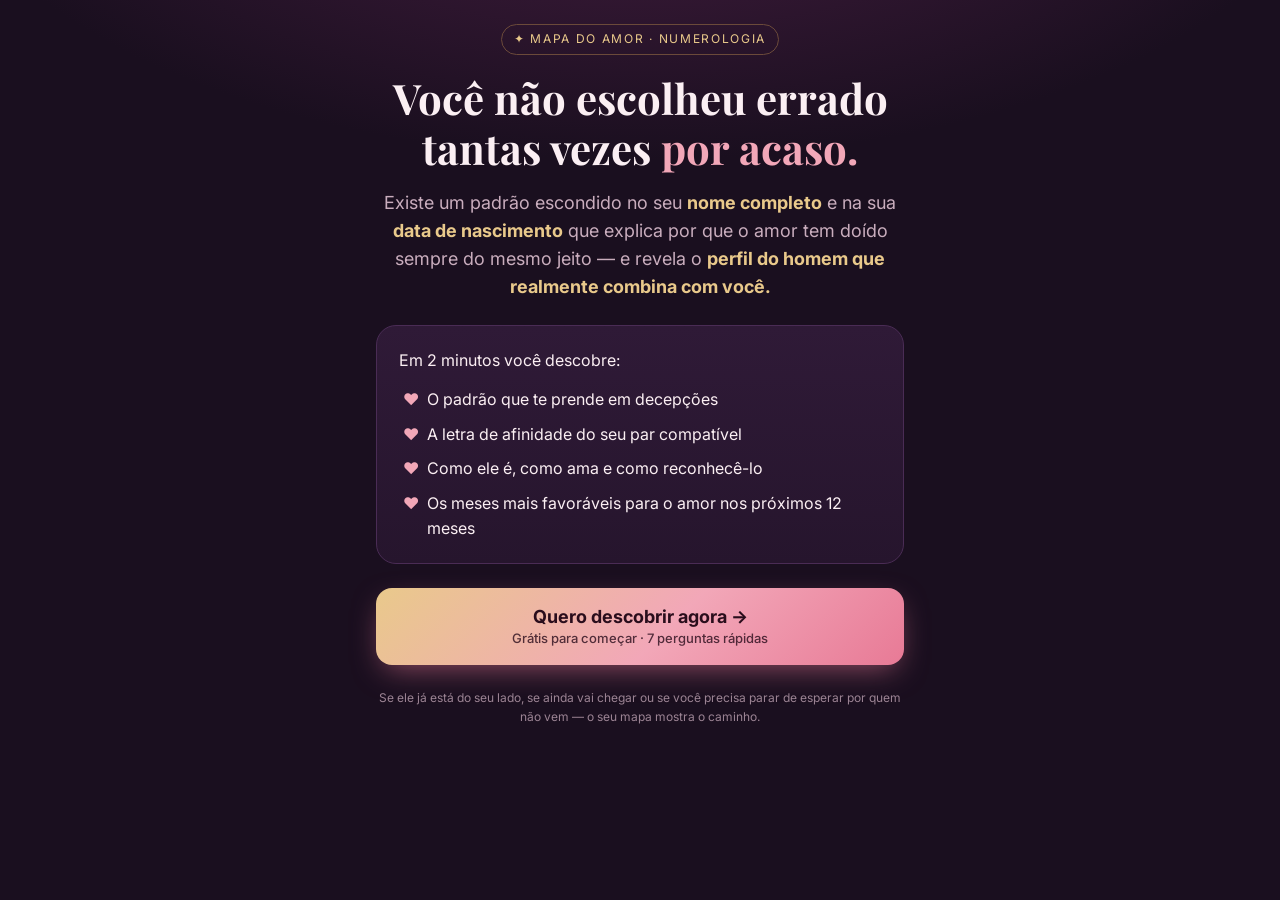
<file: index.html>
<!doctype html>
<html lang="pt-BR">
<head>
<meta charset="utf-8">
<meta name="viewport" content="width=device-width,initial-scale=1">
<title>Mapa do Amor — Descubra o perfil do amor da sua vida</title>
<meta name="description" content="Seu nome e sua data de nascimento revelam por que o amor tem doído do mesmo jeito — e o perfil do homem que realmente combina com você.">
<link rel="preconnect" href="https://fonts.googleapis.com"><link rel="preconnect" href="https://fonts.gstatic.com" crossorigin>
<link href="https://fonts.googleapis.com/css2?family=Inter:wght@400;500;600;700&family=Playfair+Display:wght@600;700&display=swap" rel="stylesheet">
<link rel="stylesheet" href="styles.css">
</head>
<body>
<main class="wrap">

<!-- 0. ENTRADA -->
<section class="step on center" id="s-inicio">
  <span class="kicker">✦ Mapa do Amor · Numerologia</span>
  <h1>Você não escolheu errado tantas vezes <em>por acaso.</em></h1>
  <p class="mt16" style="font-size:18px">Existe um padrão escondido no seu <b class="gold">nome completo</b> e na sua <b class="gold">data de nascimento</b> que explica por que o amor tem doído sempre do mesmo jeito — e revela o <b class="gold">perfil do homem que realmente combina com você.</b></p>
  <div class="card mt24" style="text-align:left">
    <p style="color:var(--ink)">Em 2 minutos você descobre:</p>
    <ul class="list">
      <li>O padrão que te prende em decepções</li>
      <li>A letra de afinidade do seu par compatível</li>
      <li>Como ele é, como ama e como reconhecê-lo</li>
      <li>Os meses mais favoráveis para o amor nos próximos 12 meses</li>
    </ul>
  </div>
  <button class="btn pulse mt24" data-go="next">Quero descobrir agora →<small>Grátis para começar · 7 perguntas rápidas</small></button>
  <p class="fine">Se ele já está do seu lado, se ainda vai chegar ou se você precisa parar de esperar por quem não vem — o seu mapa mostra o caminho.</p>
</section>

<!-- 1..7. PERGUNTAS (geradas) -->
<div id="perguntas"></div>

<!-- 8. DADOS -->
<section class="step" id="s-dados">
  <div class="progress"><i style="width:90%"></i></div>
  <span class="kicker">Última etapa</span>
  <h2>Agora, o que torna o seu mapa <em>único</em></h2>
  <p class="mt8">A numerologia usa cada letra do seu nome de registro e a sua data de nascimento. Digite exatamente como está no seu documento.</p>
  <form id="f-dados" novalidate>
    <label for="nome">Nome completo de nascimento</label>
    <input id="nome" autocomplete="name" placeholder="Ex.: Maria Fernanda Souza Lima" required>
    <label for="nasc">Data de nascimento</label>
    <input id="nasc" type="date" required min="1930-01-01" max="2010-12-31">
    <label for="email">Seu melhor e-mail</label>
    <input id="email" type="email" autocomplete="email" placeholder="voce@email.com" required>
    <div class="err" id="err-dados"></div>
    <button class="btn mt16" type="submit">Calcular meu Mapa do Amor →</button>
  </form>
  <p class="fine">🔒 Seus dados são usados só para gerar e enviar o seu mapa. Nada de spam.</p>
</section>

<!-- 9. CALCULANDO -->
<section class="step center" id="s-calc">
  <div class="loader"></div>
  <h2 id="calc-tit">Lendo seu nome…</h2>
  <p class="loadmsg mt8" id="calc-msg"></p>
</section>

<!-- 10. PRÉVIA + OFERTA -->
<section class="step" id="s-previa">
  <div class="center">
    <span class="kicker">✦ Seu mapa está pronto</span>
    <h2><span id="pv-nome"></span>, isso explica <em>muita coisa.</em></h2>
  </div>

  <div class="card mt24">
    <p class="tag">Seu padrão amoroso</p>
    <h3 class="mt8" id="pv-padrao"></h3>
    <p class="mt8" id="pv-padrao-txt"></p>
  </div>

  <div class="card mt16 center">
    <p class="tag">A letra de afinidade do seu par</p>
    <div class="big-letter mt16" id="pv-letra"></div>
    <p class="mt8">Nomes iniciados com esta letra vibram no mesmo número do seu coração: <b class="gold" id="pv-num"></b>.</p>
  </div>

  <div class="card mt16">
    <p class="tag">O homem que combina com você</p>
    <h3 class="mt8" id="pv-perfil"></h3>
    <p class="mt8" id="pv-ess"></p>
    <div class="locked mt16">
      <div class="blur" id="pv-bloq"></div>
      <div class="veil">🔒 Conteúdo exclusivo do Mapa Completo</div>
    </div>
  </div>

  <div class="card mt16">
    <div class="row" style="align-items:center">
      <div class="locked" style="max-width:140px"><div class="blur" id="pv-retrato"></div><div class="veil" style="font-size:13px">🔒 Retrato</div></div>
      <div>
        <p style="color:var(--ink)"><b>No Mapa Completo você vê:</b></p>
        <p class="mt8" style="font-size:14px">o retrato ilustrativo do perfil dele, como ele ama, onde ele costuma surgir e <b class="gold">em quais meses</b> a energia do amor está mais forte para você.</p>
      </div>
    </div>
  </div>

  <!-- OFERTA -->
  <div class="card mt24 center" style="border-color:#8a5a6e" id="oferta">
    <h2>Pare de adivinhar. <em>Saiba.</em></h2>
    <p class="mt8">Você já perdeu meses — talvez anos — com quem não era pra você. Por menos que um café, você descobre quem é.</p>
    <ul class="list" style="text-align:left">
      <li><b>Retrato ilustrativo</b> do seu par compatível</li>
      <li><b>Descrição completa</b>: personalidade, jeito, como ele ama</li>
      <li><b>Como reconhecer</b> quando ele aparecer (e onde costuma surgir)</li>
      <li><b>Seus meses favoráveis</b> para o amor nos próximos 12 meses</li>
      <li>O <b>alerta</b> para não cair no mesmo padrão de novo</li>
      <li>Todas as <b>letras de afinidade</b> e o significado do seu número</li>
    </ul>
    <p class="mt24"><span class="tag">PREÇO DE LANÇAMENTO</span></p>
    <div class="price"><s>R$ <span class="preco-cheio"></span></s><b>R$ <span class="preco"></span></b></div>
    <p style="font-size:14px">pagamento único · acesso imediato · Pix ou cartão</p>
    <button class="btn pulse mt16" data-go="checkout">QUERO VER MEU MAPA COMPLETO →<small>Liberado na hora, direto no seu e-mail</small></button>
    <div class="trust"><span>🔒 Compra segura Kiwify</span><span>⚡ Acesso imediato</span><span>💌 Enviado por e-mail</span></div>
  </div>

  <div class="card mt16">
    <h3>Para quem é o Mapa do Amor</h3>
    <ul class="list">
      <li>Para quem já se decepcionou e não quer repetir a história</li>
      <li>Para quem está com alguém e quer saber se ele tem o perfil que combina</li>
      <li>Para quem cansou de esperar e quer entender o próprio coração</li>
    </ul>
  </div>

  <button class="btn mt24" data-go="checkout">Desbloquear meu mapa por R$ <span class="preco"></span></button>
  <p class="fine">O Mapa do Amor é um conteúdo de autoconhecimento baseado em numerologia, com fins de reflexão e entretenimento. Não é uma previsão garantida sobre pessoas ou acontecimentos.</p>
</section>

<!-- 11. CONFIRMAÇÃO ANTES DO PAGAMENTO -->
<section class="step" id="s-checkout">
  <div class="progress"><i style="width:97%"></i></div>
  <span class="kicker">Falta só 1 passo</span>
  <h2>Para onde enviamos o seu <em>Mapa Completo?</em></h2>
  <p class="mt8">Confirme seus dados para receber o acesso assim que o pagamento for aprovado.</p>
  <form id="f-check" novalidate>
    <label for="email2">Confirme seu e-mail</label>
    <input id="email2" type="email" autocomplete="email" required>
    <label for="tel">WhatsApp (com DDD)</label>
    <input id="tel" type="tel" autocomplete="tel" inputmode="tel" placeholder="(11) 91234-5678" required>
    <div class="err" id="err-check"></div>
    <div class="price mt16"><s>R$ <span class="preco-cheio"></span></s><b>R$ <span class="preco"></span></b></div>
    <button class="btn pulse mt16" type="submit">IR PARA O PAGAMENTO SEGURO →<small>Pix ou cartão · acesso imediato</small></button>
  </form>
  <div class="trust"><span>🔒 Ambiente seguro</span><span>💳 Kiwify</span></div>
  <p class="fine">Conteúdo de autoconhecimento e entretenimento baseado em numerologia.</p>
</section>

</main>
<script src="manifesto.js"></script>
<script src="app.js"></script>
<script>
const PERGUNTAS = [
 {q:'Como está o seu coração hoje?', o:[['Saindo de uma decepção recente','recente'],['Ainda dói algo que aconteceu há tempos','antiga'],['Cansada de tentar e me decepcionar','cansada'],['Pronta pra amar, mas com medo','medo']]},
 {q:'Quantas vezes você sentiu que deu muito mais do que recebeu?', o:[['Uma vez, e foi o suficiente','1'],['Algumas vezes','2'],['Quase sempre','3'],['Em todas as minhas relações','4']]},
 {q:'Os homens que se aproximam de você costumam ser…', k:'padrao', o:[['Fechados, difíceis de alcançar','indisponivel'],['Encantadores no começo… e depois somem','some'],['Ciumentos e controladores','controle'],['Acomodados — eu que carrego tudo','acomodado']]},
 {q:'O que mais te machucou no amor?', o:[['Traição','traicao'],['Ser abandonada','abandono'],['Desinteresse e frieza','frieza'],['Mentiras','mentira']]},
 {q:'Quando você gosta de alguém, você…', k:'entrega', o:[['Se entrega rápido e por inteiro','rapido'],['Testa antes de confiar','testa'],['Se anula pra relação dar certo','anula'],['Foge quando começa a se apegar','foge']]},
 {q:'Hoje, você está…', k:'status', o:[['Solteira','solteira'],['Conhecendo alguém','conhecendo'],['Num relacionamento, mas com dúvidas','duvida'],['Saindo de um término','termino']]},
 {q:'O que você mais quer sentir num amor?', k:'desejo', o:[['Segurança','seguranca'],['Ser prioridade de verdade','prioridade'],['Paz','paz'],['Paixão que não acaba','paixao']]}
];
const R = {};
const steps = [];
const box = document.getElementById('perguntas');
PERGUNTAS.forEach((p,i)=>{
  const s=document.createElement('section'); s.className='step'; s.id='s-q'+i;
  s.innerHTML=`<div class="progress"><i style="width:${Math.round((i+1)/(PERGUNTAS.length+1)*90)}%"></i></div>
   <span class="kicker">Pergunta ${i+1} de ${PERGUNTAS.length}</span><h2>${p.q}</h2>
   <div class="opts">${p.o.map(o=>`<button class="opt" data-v="${o[1]}">${o[0]}</button>`).join('')}</div>`;
  s.querySelectorAll('.opt').forEach(b=>b.onclick=()=>{
    s.querySelectorAll('.opt').forEach(x=>x.classList.remove('sel')); b.classList.add('sel');
    R[p.k||('q'+i)]=b.dataset.v; setTimeout(()=>go(cur+1),260);
  });
  box.appendChild(s);
});
['s-inicio',...PERGUNTAS.map((_,i)=>'s-q'+i),'s-dados','s-calc','s-previa','s-checkout'].forEach(id=>steps.push(document.getElementById(id)));
let cur=0;
function go(n){ steps[cur].classList.remove('on'); cur=n; steps[cur].classList.add('on'); window.scrollTo({top:0,behavior:'smooth'}); }
function goId(id){ go(steps.findIndex(s=>s.id===id)); }
document.querySelectorAll('[data-go="next"]').forEach(b=>b.onclick=()=>go(cur+1));
document.querySelectorAll('[data-go="checkout"]').forEach(b=>b.onclick=()=>{ document.getElementById('email2').value=''; goId('s-checkout'); });
document.querySelectorAll('.preco').forEach(e=>e.textContent=CONFIG.PRECO);
document.querySelectorAll('.preco-cheio').forEach(e=>e.textContent=CONFIG.PRECO_CHEIO);

const emailOk = e=>/^[^\s@]+@[^\s@]+\.[^\s@]{2,}$/.test(e);
let D=null, M=null;

document.getElementById('f-dados').onsubmit=e=>{
  e.preventDefault();
  const nome=document.getElementById('nome').value.trim().replace(/\s+/g,' ');
  const nasc=document.getElementById('nasc').value;
  const email=document.getElementById('email').value.trim().toLowerCase();
  const err=document.getElementById('err-dados');
  if(nome.split(' ').length<2) return err.textContent='Digite seu nome completo (nome e sobrenome).';
  if(!nasc) return err.textContent='Informe sua data de nascimento.';
  if(!emailOk(email)) return err.textContent='Confira o seu e-mail.';
  err.textContent='';
  D={nome,nasc,email,respostas:R}; M=MA.calcula(nome,nasc);
  MA.guarda('mapa-amor',D);
  MA.salvaLead({etapa:'quiz',nome,nascimento:nasc,email,padrao:R.padrao||''});
  calcular();
};

function calcular(){
  goId('s-calc');
  const pn=MA.primeiroNome(D.nome);
  const fases=[['Lendo seu nome…',`Convertendo as letras de ${pn} em números…`],
    ['Cruzando com sua data…','Calculando seu número de destino…'],
    ['Encontrando seu padrão…','Analisando suas respostas sobre as decepções…'],
    ['Revelando seu par compatível…','Quase pronto…']];
  let i=0; const t=document.getElementById('calc-tit'), m=document.getElementById('calc-msg');
  const tick=()=>{ if(i<fases.length){ t.textContent=fases[i][0]; m.textContent=fases[i][1]; i++; setTimeout(tick,1100);} else mostraPrevia(); };
  tick();
}

function mostraPrevia(){
  const P=M.perfil, pad=MA.PADROES[R.padrao]||MA.PADROES.some;
  document.getElementById('pv-nome').textContent=MA.primeiroNome(D.nome);
  document.getElementById('pv-padrao').textContent=pad.nome;
  document.getElementById('pv-padrao-txt').textContent=pad.txt;
  document.getElementById('pv-letra').textContent=M.letrasAfinidade[0];
  document.getElementById('pv-num').textContent=M.amor;
  document.getElementById('pv-perfil').textContent=P.titulo;
  document.getElementById('pv-ess').textContent=P.essencia.split('. ')[0]+'…';
  document.getElementById('pv-bloq').innerHTML='<p>'+P.ama+'</p><p class="mt8">'+P.reconhecer+'</p><p class="mt8">Seus meses favoráveis: ███████, ████████ e ██████.</p>';
  document.getElementById('pv-retrato').innerHTML=MA.imagemPerfil(D.nasc,M.amor);
  goId('s-previa');
}

document.getElementById('f-check').onsubmit=e=>{
  e.preventDefault();
  const e2=document.getElementById('email2').value.trim().toLowerCase();
  const tel=document.getElementById('tel').value.replace(/\D/g,'');
  const err=document.getElementById('err-check');
  if(e2!==D.email) return err.textContent='Os e-mails não conferem. Digite o mesmo e-mail da etapa anterior: '+D.email.replace(/(.{2}).*(@.*)/,'$1•••$2');
  if(tel.length<10||tel.length>11) return err.textContent='Digite seu WhatsApp com DDD.';
  err.textContent='';
  D.telefone=tel; MA.guarda('mapa-amor',D);
  MA.salvaLead({etapa:'checkout',nome:D.nome,nascimento:D.nasc,email:D.email,telefone:tel,padrao:R.padrao||''});
  if(!CONFIG.CHECKOUT_URL){ alert('Checkout ainda não configurado (CONFIG.CHECKOUT_URL em app.js). Abrindo o resultado para teste.'); location.href='resultado.html'; return; }
  setTimeout(()=>location.href=CONFIG.CHECKOUT_URL,400);
};
</script>
</body>
</html>
</file>
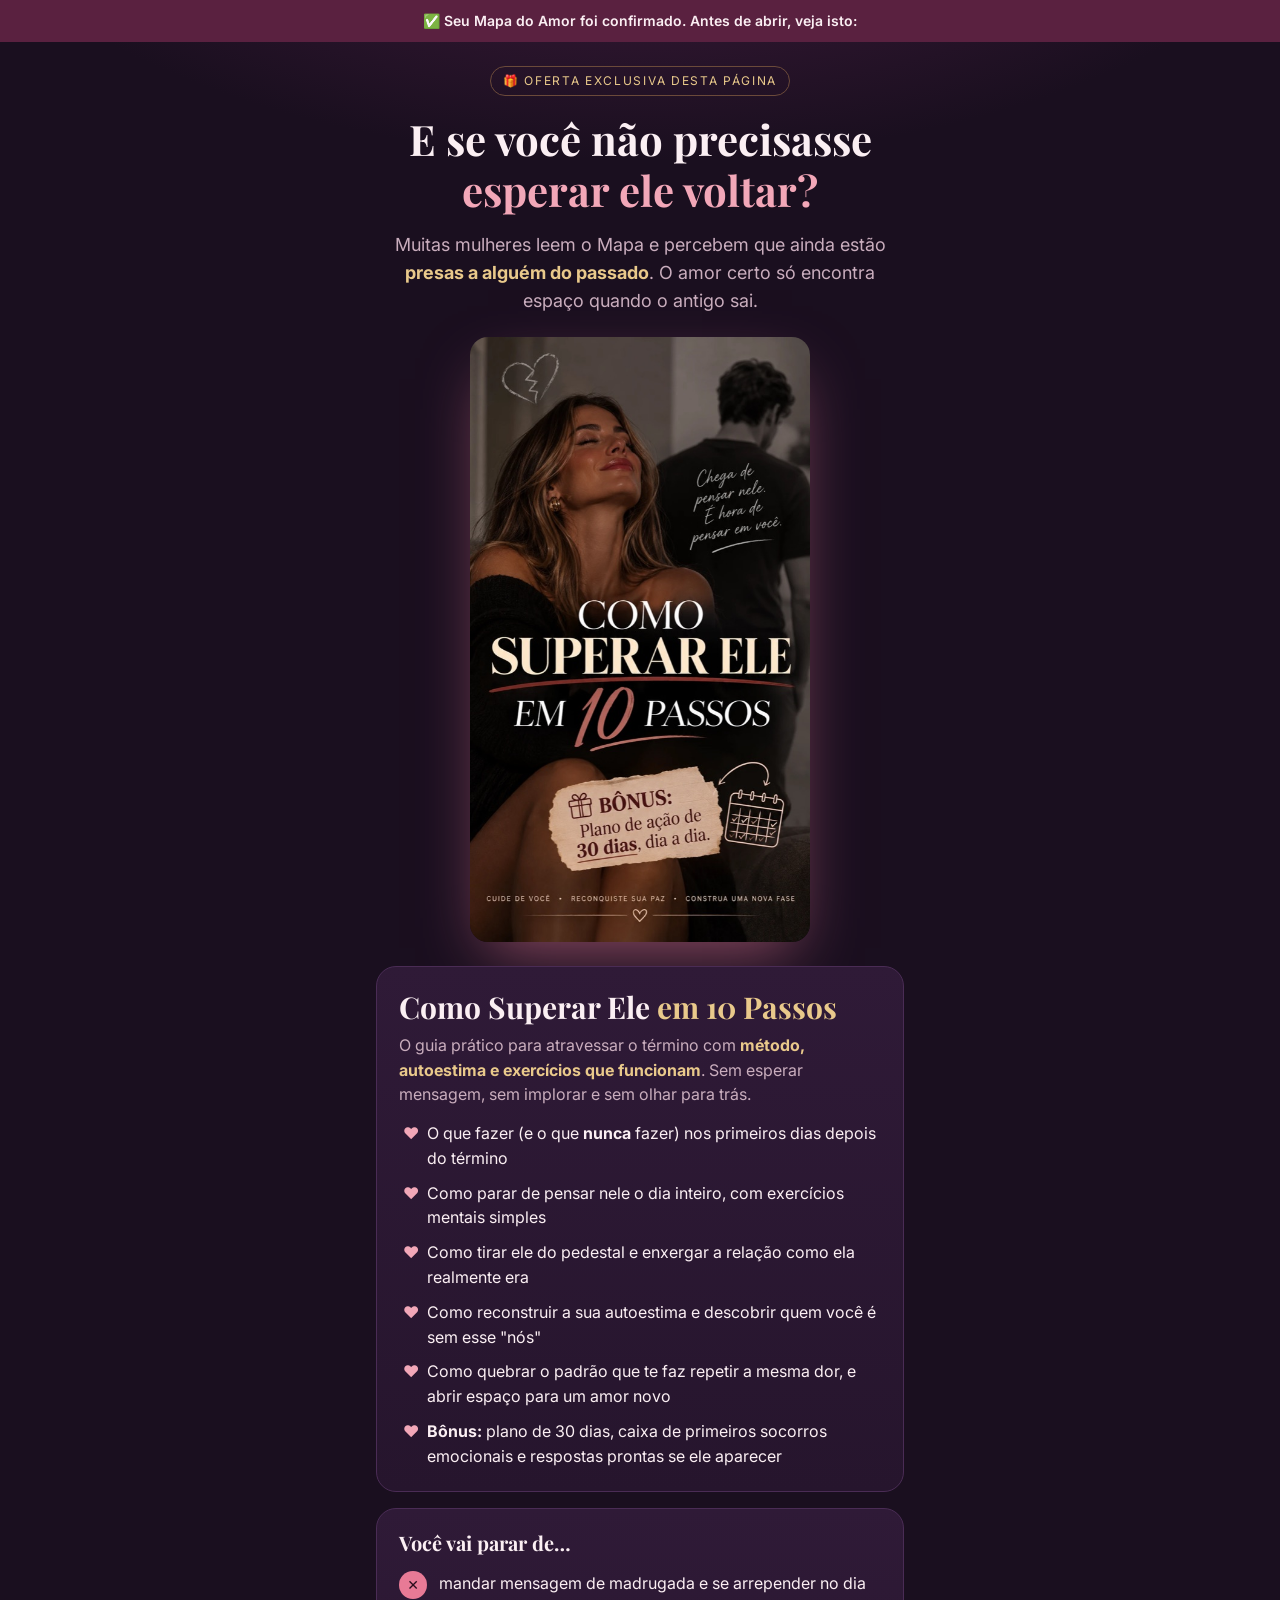
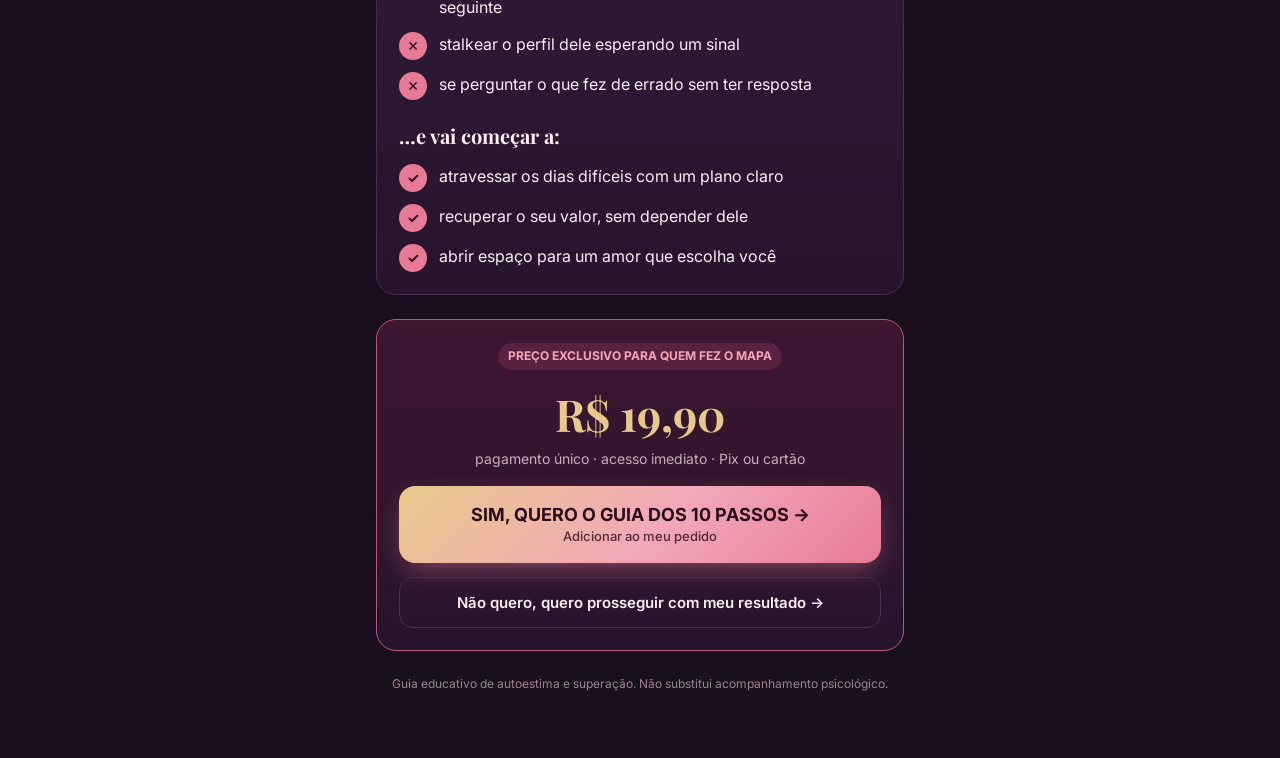
<file: ele-voltar.html>
<!doctype html>
<html lang="pt-BR">
<head>
<meta charset="utf-8">
<meta name="viewport" content="width=device-width,initial-scale=1">
<meta name="robots" content="noindex">
<title>Como Superar Ele em 10 Passos</title>
<meta name="description" content="O guia prático para atravessar o término, recuperar o seu valor e seguir em frente.">
<link rel="preconnect" href="https://fonts.googleapis.com"><link rel="preconnect" href="https://fonts.gstatic.com" crossorigin>
<link href="https://fonts.googleapis.com/css2?family=Inter:wght@400;500;600;700&family=Playfair+Display:wght@600;700&display=swap" rel="stylesheet">
<link rel="stylesheet" href="styles.css">
<style>
  .hero-img{display:block;width:100%;max-width:340px;margin:22px auto 0;border-radius:18px;box-shadow:0 24px 60px -18px rgba(232,122,150,.6)}
  .btn-nao{display:block;width:100%;margin-top:14px;padding:15px 18px;border:1px solid var(--line);border-radius:14px;background:transparent;color:var(--ink);font:600 15px/1.3 'Inter',sans-serif;text-align:center;text-decoration:none}
  .btn-nao:hover,.btn-nao:focus{border-color:var(--rose)}
  .decline{display:block;text-align:center;margin-top:16px;font-size:14px;color:var(--mute);text-decoration:underline}
  .bar{background:#5a2140;color:var(--ink);text-align:center;font-size:14px;font-weight:600;padding:10px 16px}
  .step-n{display:inline-flex;align-items:center;justify-content:center;width:28px;height:28px;border-radius:50%;background:var(--rose2);color:#2a0d1c;font-weight:700;font-size:14px;flex:none}
  .passos{display:grid;gap:12px;margin-top:16px}
  .passos div{display:flex;gap:12px;align-items:flex-start;color:var(--ink)}
</style>
</head>
<body>
<div class="bar">✅ Seu Mapa do Amor foi confirmado. Antes de abrir, veja isto:</div>
<main class="wrap">

  <div class="center">
    <span class="kicker">🎁 Oferta exclusiva desta página</span>
    <h1 id="tit">E se você não precisasse <em>esperar ele voltar?</em></h1>
    <p class="mt16" style="font-size:18px">Muitas mulheres leem o Mapa e percebem que ainda estão <b class="gold">presas a alguém do passado</b>. O amor certo só encontra espaço quando o antigo sai.</p>
    <img class="hero-img" src="capa-superar.jpg" alt="Capa do guia Como Superar Ele em 10 Passos">
  </div>

  <div class="card mt24">
    <h2>Como Superar Ele <span class="gold">em 10 Passos</span></h2>
    <p class="mt8">O guia prático para atravessar o término com <b class="gold">método, autoestima e exercícios que funcionam</b>. Sem esperar mensagem, sem implorar e sem olhar para trás.</p>
    <ul class="list">
      <li>O que fazer (e o que <b>nunca</b> fazer) nos primeiros dias depois do término</li>
      <li>Como parar de pensar nele o dia inteiro, com exercícios mentais simples</li>
      <li>Como tirar ele do pedestal e enxergar a relação como ela realmente era</li>
      <li>Como reconstruir a sua autoestima e descobrir quem você é sem esse "nós"</li>
      <li>Como quebrar o padrão que te faz repetir a mesma dor, e abrir espaço para um amor novo</li>
      <li><b>Bônus:</b> plano de 30 dias, caixa de primeiros socorros emocionais e respostas prontas se ele aparecer</li>
    </ul>
  </div>

  <div class="card mt16">
    <h3>Você vai parar de…</h3>
    <div class="passos">
      <div><span class="step-n">✕</span><span>mandar mensagem de madrugada e se arrepender no dia seguinte</span></div>
      <div><span class="step-n">✕</span><span>stalkear o perfil dele esperando um sinal</span></div>
      <div><span class="step-n">✕</span><span>se perguntar o que fez de errado sem ter resposta</span></div>
    </div>
    <h3 class="mt24">…e vai começar a:</h3>
    <div class="passos">
      <div><span class="step-n">✓</span><span>atravessar os dias difíceis com um plano claro</span></div>
      <div><span class="step-n">✓</span><span>recuperar o seu valor, sem depender dele</span></div>
      <div><span class="step-n">✓</span><span>abrir espaço para um amor que escolha você</span></div>
    </div>
  </div>

  <div class="card mt24 center" style="border-color:#c0577a;background:linear-gradient(180deg,#3d1630,#26152d)">
    <p><span class="tag">PREÇO EXCLUSIVO PARA QUEM FEZ O MAPA</span></p>
    <div class="price"><b>R$ <span id="preco"></span></b></div>
    <p style="font-size:14px">pagamento único · acesso imediato · Pix ou cartão</p>
    <a id="cta" class="btn pulse mt16" style="text-decoration:none" rel="noopener">SIM, QUERO O GUIA DOS 10 PASSOS →<small>Adicionar ao meu pedido</small></a>
    <a class="btn-nao" href="resultado.html">Não quero, quero prosseguir com meu resultado →</a>
  </div>

  <p class="fine">Guia educativo de autoestima e superação. Não substitui acompanhamento psicológico.</p>
</main>
<script src="app.js"></script>
<script>
  document.getElementById('preco').textContent = CONFIG.UPSELL_PRECO;
  document.getElementById('cta').href = CONFIG.CHECKOUT_UPSELL ||
    'https://wa.me/' + CONFIG.WHATSAPP + '?text=' + encodeURIComponent('Oi! Fiz o Mapa do Amor e quero o guia Como Superar Ele em 10 Passos.');
  if (!CONFIG.CHECKOUT_UPSELL) document.getElementById('cta').target = '_blank';
  const D = MA.le('mapa-amor');
  if (D && D.nome) {
    const pn = MA.primeiroNome(D.nome), st = (D.respostas || {}).status;
    document.getElementById('tit').innerHTML = ['termino','duvida'].includes(st)
      ? pn + ', e se você não precisasse <em>esperar ele voltar?</em>'
      : pn + ', e se você pudesse <em>soltar o passado de vez?</em>';
  }
</script>
</body>
</html>
</file>
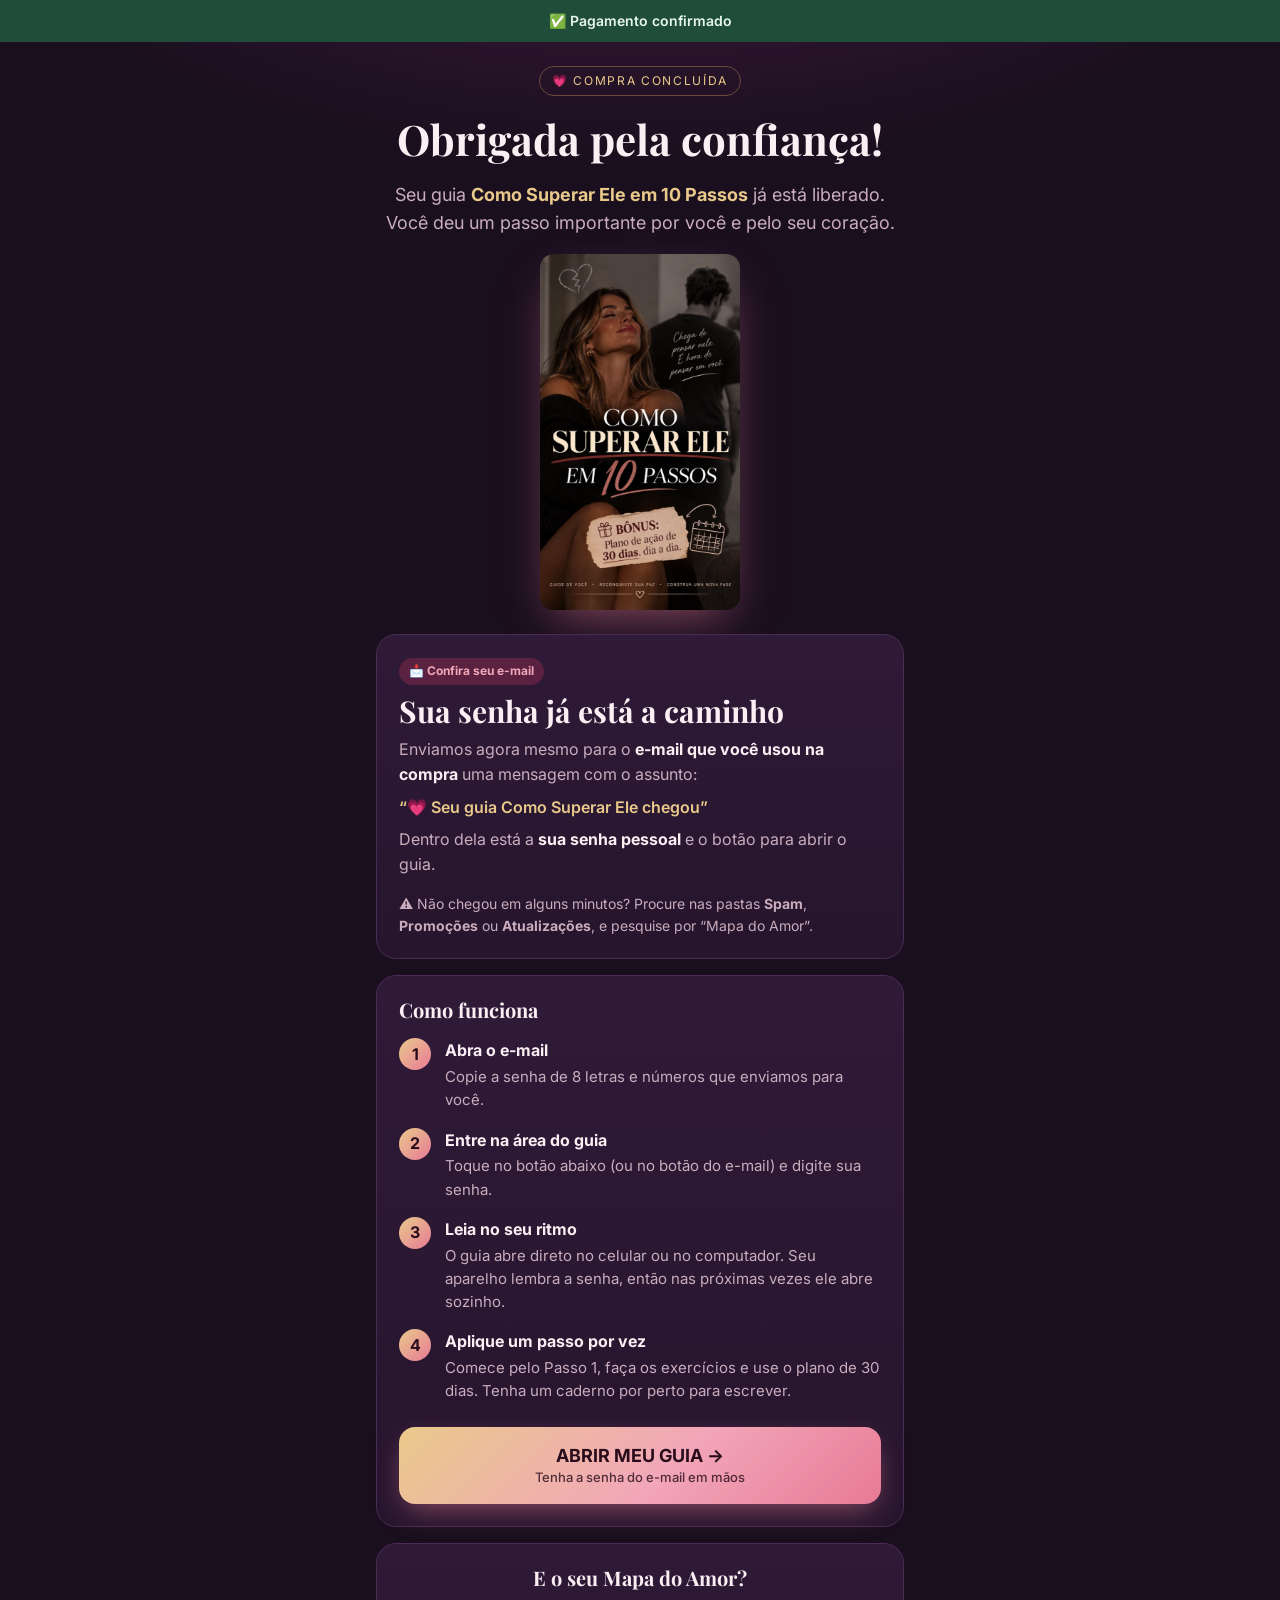
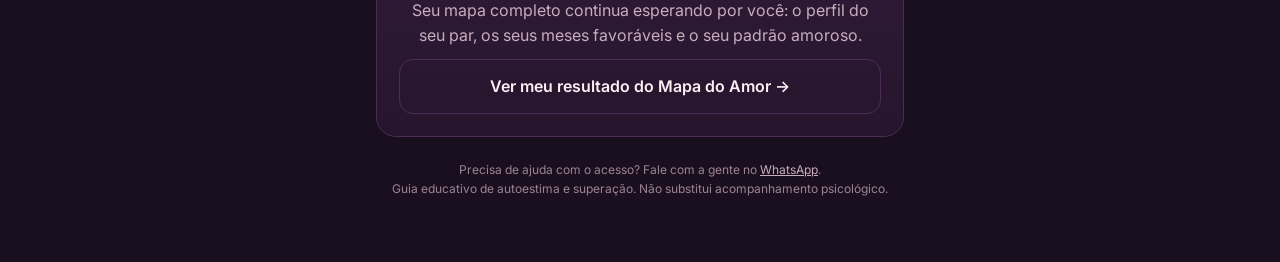
<file: obrigado-guia.html>
<!doctype html>
<html lang="pt-BR">
<head>
<meta charset="utf-8">
<meta name="viewport" content="width=device-width,initial-scale=1">
<meta name="robots" content="noindex">
<title>Obrigada pela compra · Como Superar Ele</title>
<link rel="preconnect" href="https://fonts.googleapis.com"><link rel="preconnect" href="https://fonts.gstatic.com" crossorigin>
<link href="https://fonts.googleapis.com/css2?family=Inter:wght@400;500;600;700&family=Playfair+Display:wght@600;700&display=swap" rel="stylesheet">
<link rel="stylesheet" href="styles.css">
<style>
  .passo{display:flex;gap:14px;align-items:flex-start}
  .passo + .passo{margin-top:16px}
  .num{flex:none;display:inline-flex;align-items:center;justify-content:center;width:32px;height:32px;border-radius:50%;
       background:linear-gradient(135deg,var(--gold),var(--rose2));color:#2a0d1c;font-weight:700}
  .passo b{color:var(--ink)}
  .passo p{margin-top:2px;font-size:15px}
  .btn2{display:block;width:100%;margin-top:12px;padding:16px 18px;border:1px solid var(--line);border-radius:14px;background:transparent;
        color:var(--ink);font:600 16px/1.3 'Inter',sans-serif;text-align:center;text-decoration:none}
  .btn2:hover,.btn2:focus{border-color:var(--rose)}
  .capa{display:block;width:100%;max-width:200px;margin:18px auto 0;border-radius:14px;box-shadow:0 18px 44px -16px rgba(232,122,150,.6)}
</style>
</head>
<body>
<div style="background:#1f4d3a;color:#e7f7ee;text-align:center;font-size:14px;font-weight:600;padding:10px 16px">✅ Pagamento confirmado</div>
<main class="wrap">

  <div class="center">
    <span class="kicker">💗 Compra concluída</span>
    <h1 id="tit">Obrigada pela confiança!</h1>
    <p class="mt16" style="font-size:18px">Seu guia <b class="gold">Como Superar Ele em 10 Passos</b> já está liberado. Você deu um passo importante por você e pelo seu coração.</p>
    <img class="capa" src="capa-superar.jpg" alt="Capa do guia Como Superar Ele em 10 Passos">
  </div>

  <div class="card mt24">
    <p class="tag">📩 Confira seu e-mail</p>
    <h2 class="mt8">Sua senha já está a caminho</h2>
    <p class="mt8">Enviamos agora mesmo para o <b style="color:var(--ink)">e-mail que você usou na compra</b> uma mensagem com o assunto:</p>
    <p class="mt8" style="color:var(--gold);font-weight:600">“💗 Seu guia Como Superar Ele chegou”</p>
    <p class="mt8">Dentro dela está a <b style="color:var(--ink)">sua senha pessoal</b> e o botão para abrir o guia.</p>
    <p class="mt16" style="font-size:14px">⚠️ Não chegou em alguns minutos? Procure nas pastas <b>Spam</b>, <b>Promoções</b> ou <b>Atualizações</b>, e pesquise por “Mapa do Amor”.</p>
  </div>

  <div class="card mt16">
    <h3>Como funciona</h3>
    <div class="mt16">
      <div class="passo"><span class="num">1</span><div><b>Abra o e-mail</b><p>Copie a senha de 8 letras e números que enviamos para você.</p></div></div>
      <div class="passo"><span class="num">2</span><div><b>Entre na área do guia</b><p>Toque no botão abaixo (ou no botão do e-mail) e digite sua senha.</p></div></div>
      <div class="passo"><span class="num">3</span><div><b>Leia no seu ritmo</b><p>O guia abre direto no celular ou no computador. Seu aparelho lembra a senha, então nas próximas vezes ele abre sozinho.</p></div></div>
      <div class="passo"><span class="num">4</span><div><b>Aplique um passo por vez</b><p>Comece pelo Passo 1, faça os exercícios e use o plano de 30 dias. Tenha um caderno por perto para escrever.</p></div></div>
    </div>
    <a class="btn pulse mt24" style="text-decoration:none;text-align:center" href="guia.html">ABRIR MEU GUIA →<small>Tenha a senha do e-mail em mãos</small></a>
  </div>

  <div class="card mt16 center">
    <h3>E o seu Mapa do Amor?</h3>
    <p class="mt8">Seu mapa completo continua esperando por você: o perfil do seu par, os seus meses favoráveis e o seu padrão amoroso.</p>
    <a class="btn2" href="resultado.html">Ver meu resultado do Mapa do Amor →</a>
  </div>

  <p class="fine">Precisa de ajuda com o acesso? Fale com a gente no <a id="wpp" target="_blank" rel="noopener">WhatsApp</a>.<br>Guia educativo de autoestima e superação. Não substitui acompanhamento psicológico.</p>
</main>
<script>
  document.getElementById('wpp').href = 'https://wa.me/5531995618248?text=' + encodeURIComponent('Oi! Comprei o guia Como Superar Ele e preciso de ajuda com o acesso.');
  try {
    const d = JSON.parse(localStorage.getItem('mapa-amor') || 'null');
    if (d && d.nome) {
      const p = d.nome.trim().split(/\s+/)[0];
      document.getElementById('tit').textContent = 'Obrigada pela confiança, ' + p.charAt(0).toUpperCase() + p.slice(1).toLowerCase() + '!';
    }
  } catch (e) {}
</script>
</body>
</html>
</file>
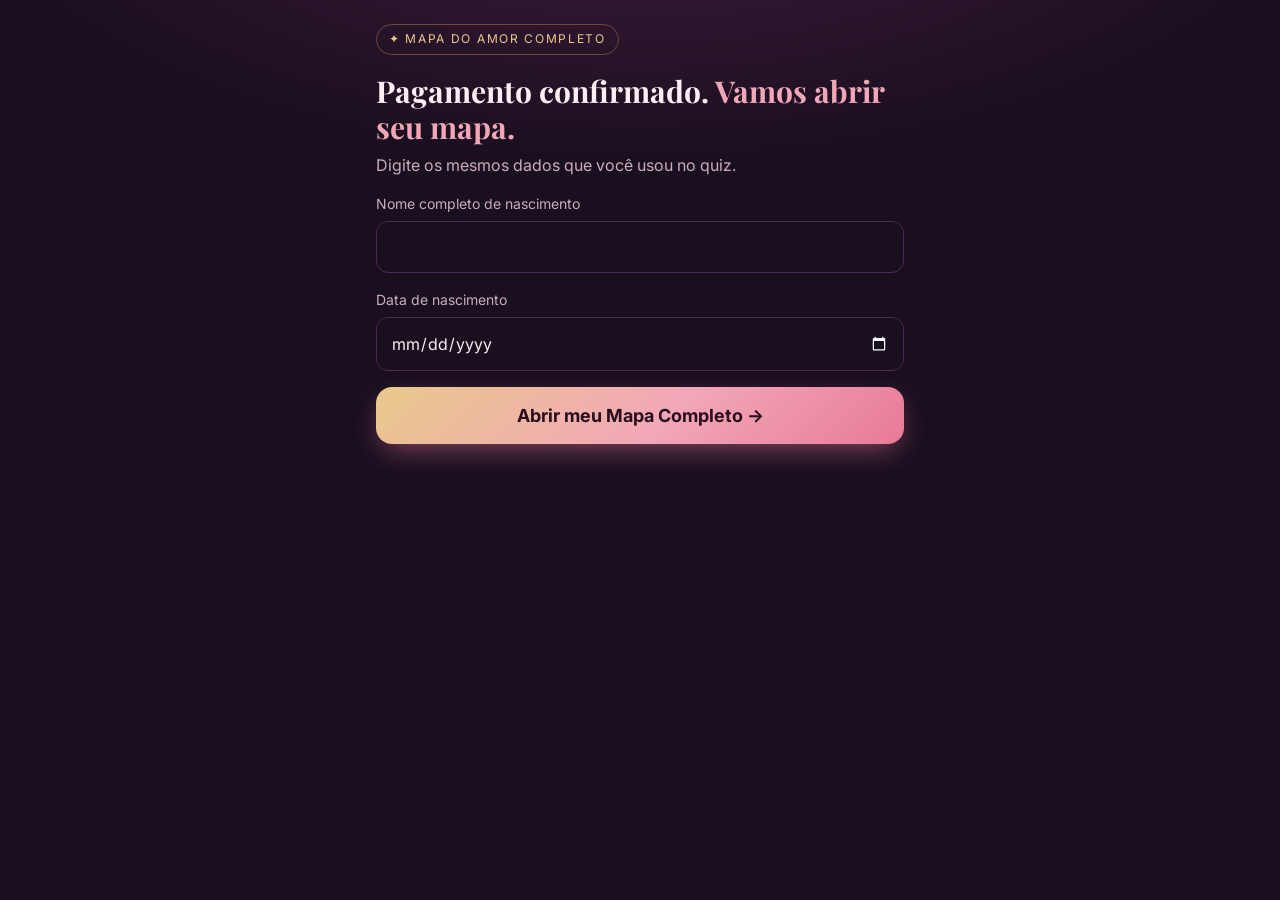
<file: resultado.html>
<!doctype html>
<html lang="pt-BR">
<head>
<meta charset="utf-8">
<meta name="viewport" content="width=device-width,initial-scale=1">
<meta name="robots" content="noindex">
<title>Seu Mapa do Amor Completo</title>
<link rel="preconnect" href="https://fonts.googleapis.com"><link rel="preconnect" href="https://fonts.gstatic.com" crossorigin>
<link href="https://fonts.googleapis.com/css2?family=Inter:wght@400;500;600;700&family=Playfair+Display:wght@600;700&display=swap" rel="stylesheet">
<link rel="stylesheet" href="styles.css">
<style>@media print{body{background:#fff;color:#222}.card{border-color:#ddd;background:#fff}p,.list li{color:#333}.noprint{display:none}}</style>
</head>
<body>
<main class="wrap">

<section id="pedir" class="step">
  <span class="kicker">✦ Mapa do Amor Completo</span>
  <h2>Pagamento confirmado. <em>Vamos abrir seu mapa.</em></h2>
  <p class="mt8">Digite os mesmos dados que você usou no quiz.</p>
  <form id="f">
    <label for="nome">Nome completo de nascimento</label><input id="nome" required>
    <label for="nasc">Data de nascimento</label><input id="nasc" type="date" required>
    <button class="btn mt16">Abrir meu Mapa Completo →</button>
  </form>
</section>

<section id="mapa" class="step"></section>

</main>
<script src="manifesto.js"></script>
<script src="app.js"></script>
<script>
function render(D){
  const M=MA.calcula(D.nome,D.nasc), P=M.perfil, R=D.respostas||{};
  const pad=MA.PADROES[R.padrao]||MA.PADROES.some;
  const pn=MA.primeiroNome(D.nome);
  const jan = M.janelas.length ? M.janelas.map(j=>`<span class="chip">${MA.mesNome(j.dt)}${j.mesP===6?' ♥':''}</span>`).join('')
            : '<p>Seu ciclo atual é de preparação: use os próximos meses para fechar feridas antigas.</p>';
  document.getElementById('mapa').innerHTML=`
  <div class="center">
    <span class="kicker">✦ Mapa do Amor Completo</span>
    <h1>${pn}, este é o <em>seu</em> mapa.</h1>
    <p class="mt8">Número do coração <b class="gold">${M.amor}</b> · Expressão ${M.expressao} · Destino ${M.destino} · Ano pessoal ${M.anoPessoal}</p>
  </div>

  <div class="card mt24 center">
    <p class="tag">Retrato ilustrativo do seu par compatível</p>
    <div class="mt16">${MA.imagemPerfil(D.nasc,M.amor)}</div>
    <h2 class="mt16">${P.titulo}</h2>
    <p class="mt8">${P.essencia}</p>
  </div>

  <div class="card mt16">
    <h3>Como ele é</h3>
    <ul class="list">${P.traços.map(t=>`<li>${t}</li>`).join('')}</ul>
  </div>

  <div class="card mt16"><h3>Como ele ama</h3><p class="mt8">${P.ama}</p></div>

  <div class="card mt16"><h3>Como reconhecer quando ele aparecer</h3><p class="mt8">${P.reconhecer}</p></div>

  <div class="card mt16 center">
    <h3>Suas letras de afinidade</h3>
    <div class="big-letter mt16" style="font-size:64px">${M.letrasAfinidade.join(' · ')}</div>
    <p class="mt8">Na numerologia, estas letras vibram no número ${M.amor}, o mesmo do seu coração. Nomes que começam com elas tendem a carregar uma energia que conversa com a sua.</p>
  </div>

  <div class="card mt16">
    <h3>Seus meses mais favoráveis para o amor</h3>
    <p class="mt8">Meses em que seu ciclo pessoal entra nas vibrações 2 (encontro) e 6 (amor e compromisso ♥). São janelas para se abrir, sair, aceitar convites e conversar sobre o futuro.</p>
    <div class="mt16">${jan}</div>
  </div>

  <div class="card mt16">
    <p class="tag">Seu padrão</p>
    <h3 class="mt8">${pad.nome}</h3>
    <p class="mt8">${pad.txt}</p>
    <p class="mt8">${MA.ENTREGA[R.entrega]||''}</p>
  </div>

  <div class="card mt16" style="border-color:#8a5a6e">
    <h3>⚠️ O alerta do seu mapa</h3>
    <p class="mt8">${P.cuidado}</p>
  </div>

  <div class="card mt16">
    <h3>Se ele já está do seu lado…</h3>
    <p class="mt8">Compare o homem que está com você com o perfil acima. Não pela aparência — pelas atitudes. Se ele age como o <b>${P.titulo}</b>, você tem um sinal forte. Se ele repete <b>${pad.nome.toLowerCase()}</b>, seu mapa está te pedindo atenção.</p>
  </div>

  <div class="center mt24 noprint">
    <button class="btn" onclick="print()">Salvar meu mapa em PDF</button>
  </div>

  <!-- UPSELL: Como superar ele -->
  <div class="card mt32 noprint" id="upsell" style="border-color:#c0577a;background:linear-gradient(180deg,#3d1630,#26152d)">
    <div class="center"><span class="tag">🎁 OFERTA ESPECIAL SÓ PARA QUEM FEZ O MAPA</span></div>
    <h2 class="center mt16">${['termino','duvida'].includes(R.status) ? pn+', e se você não precisasse <em>esperar ele voltar?</em>' : pn+', e se você pudesse <em>soltar o passado de vez?</em>'}</h2>
    <p class="center mt8">O perfil do seu mapa só encontra espaço quando o amor antigo sai. Se ainda tem alguém ocupando esse lugar, esta página é para você.</p>
    <img src="capa-superar.jpg" alt="Capa do guia Como Superar Ele em 10 Passos" style="display:block;width:100%;max-width:300px;margin:20px auto 0;border-radius:16px;box-shadow:0 20px 50px -15px rgba(232,122,150,.55)">
    <h3 class="center mt24">Como Superar Ele <span class="gold">em 10 Passos</span></h3>
    <p class="center mt8">O guia prático para atravessar o término com <b class="gold">método, autoestima e exercícios que funcionam</b>. Sem esperar mensagem, sem implorar e sem olhar para trás.</p>
    <ul class="list">
      <li>O que fazer (e o que <b>nunca</b> fazer) nos primeiros dias depois do término</li>
      <li>Como parar de pensar nele o dia inteiro, com exercícios mentais simples</li>
      <li>Como reconstruir a sua autoestima e descobrir quem você é sem esse "nós"</li>
      <li>Como quebrar o padrão que te faz repetir a mesma dor</li>
      <li><b>Bônus:</b> plano de 30 dias e respostas prontas se ele aparecer</li>
    </ul>
    <div class="price mt24"><b>R$ ${CONFIG.UPSELL_PRECO}</b></div>
    <p class="center" style="font-size:14px">preço exclusivo desta página · acesso imediato</p>
    <a class="btn pulse mt16 center" style="text-decoration:none" rel="noopener"
       href="${CONFIG.CHECKOUT_UPSELL || 'https://wa.me/'+CONFIG.WHATSAPP+'?text='+encodeURIComponent('Oi! Fiz o Mapa do Amor e quero o guia Como Superar Ele em 10 Passos.')}">
       SIM, QUERO O GUIA DOS 10 PASSOS →<small>Pix ou cartão · acesso imediato</small></a>
    <p class="fine" style="margin-top:12px">Guia educativo de autoestima e superação. Não substitui acompanhamento psicológico.</p>
  </div>
  <p class="fine">O Mapa do Amor é um conteúdo de autoconhecimento baseado em numerologia, com fins de reflexão e entretenimento. Não é uma previsão garantida sobre pessoas ou acontecimentos. Dúvidas: <a href="https://wa.me/${CONFIG.WHATSAPP}">WhatsApp</a>.</p>`;
  document.getElementById('mapa').classList.add('on');
  document.getElementById('pedir').classList.remove('on');
}
const D=MA.le('mapa-amor');
if(D&&D.nome&&D.nasc) render(D); else document.getElementById('pedir').classList.add('on');
document.getElementById('f').onsubmit=e=>{e.preventDefault();
  const d={nome:document.getElementById('nome').value.trim(),nasc:document.getElementById('nasc').value,respostas:{}};
  if(!d.nome||!d.nasc) return; MA.guarda('mapa-amor',d); render(d);};
</script>
</body>
</html>
</file>
<file: styles.css>
:root{color-scheme:dark;
  --bg:#1a0f1f; --bg2:#26152d; --card:#2f1a37; --line:#4a2c55;
  --rose:#f2a7b8; --rose2:#e87a96; --gold:#e9c98b; --ink:#fbeff3; --mute:#c9adbd;
  --ok:#7fd1a6;
}
*{box-sizing:border-box;margin:0;padding:0}
html,body{background:var(--bg);color:var(--ink);font-family:'Inter',system-ui,sans-serif;line-height:1.55}
body{background:radial-gradient(1200px 600px at 50% -200px,#4b1f45 0%,var(--bg) 60%) fixed}
.wrap{max-width:560px;margin:0 auto;padding:24px 16px 64px}
h1,h2,h3{font-family:'Playfair Display',Georgia,serif;font-weight:700;line-height:1.2}
h1{font-size:clamp(30px,7.5vw,42px)}
h2{font-size:clamp(24px,6vw,30px)}
h3{font-size:20px}
p{color:var(--mute)}
em{color:var(--rose);font-style:normal}
.gold{color:var(--gold)}
.kicker{display:inline-block;font-size:12px;letter-spacing:.14em;text-transform:uppercase;color:var(--gold);border:1px solid #6b4a3a;border-radius:99px;padding:5px 12px;margin-bottom:18px}
.center{text-align:center}
.mt8{margin-top:8px}.mt16{margin-top:16px}.mt24{margin-top:24px}.mt32{margin-top:32px}
.card{background:linear-gradient(180deg,var(--card),var(--bg2));border:1px solid var(--line);border-radius:20px;padding:22px}
.btn{display:block;width:100%;border:0;cursor:pointer;font:700 18px/1.2 'Inter',sans-serif;color:#2a0d1c;
  background:linear-gradient(135deg,var(--gold),var(--rose) 55%,var(--rose2));padding:18px 20px;border-radius:16px;
  box-shadow:0 10px 30px -8px rgba(232,122,150,.6);transition:transform .15s}
.btn:active{transform:scale(.98)}
.btn small{display:block;font-weight:500;font-size:13px;margin-top:4px;opacity:.8}
.pulse{animation:pulse 2.2s infinite}
@keyframes pulse{0%,100%{box-shadow:0 10px 30px -8px rgba(232,122,150,.6)}50%{box-shadow:0 10px 44px -4px rgba(242,167,184,.95)}}
.step{display:none;animation:fade .45s ease}
.step.on{display:block}
@keyframes fade{from{opacity:0;transform:translateY(8px)}to{opacity:1;transform:none}}
.progress{height:6px;background:var(--line);border-radius:9px;overflow:hidden;margin-bottom:22px}
.progress i{display:block;height:100%;width:0;background:linear-gradient(90deg,var(--gold),var(--rose2));transition:width .4s}
.opts{display:grid;gap:10px;margin-top:20px}
.opt{text-align:left;background:var(--bg2);border:1px solid var(--line);color:var(--ink);border-radius:14px;padding:16px;font:500 16px 'Inter',sans-serif;cursor:pointer}
.opt:hover,.opt:focus{border-color:var(--rose)}
.opt.sel{border-color:var(--rose);background:#3d1f45}
label{display:block;font-size:14px;color:var(--mute);margin:16px 0 6px}
input{width:100%;background:var(--bg);border:1px solid var(--line);color:var(--ink);border-radius:12px;padding:15px 14px;font:16px 'Inter',sans-serif}
input:focus{outline:none;border-color:var(--rose)}
.err{color:#ff9aa9;font-size:14px;margin-top:10px;min-height:1em}
.trust{display:flex;gap:14px;justify-content:center;flex-wrap:wrap;font-size:13px;color:var(--mute);margin-top:14px}
.big-letter{font-family:'Playfair Display',serif;font-size:96px;line-height:1;color:var(--gold);text-shadow:0 0 40px rgba(233,201,139,.45)}
.blur{filter:blur(6px);user-select:none;pointer-events:none}
.locked{position:relative;overflow:hidden;border-radius:16px}
.locked .veil{position:absolute;inset:0;display:flex;align-items:center;justify-content:center;flex-direction:column;gap:6px;
  background:linear-gradient(180deg,rgba(26,15,31,.15),rgba(26,15,31,.85));font-weight:600;color:var(--ink);text-align:center;padding:12px}
.list{list-style:none;display:grid;gap:10px;margin-top:14px}
.list li{padding-left:28px;position:relative;color:var(--ink)}
.list li:before{content:"♥";position:absolute;left:4px;color:var(--rose)}
.price{display:flex;align-items:baseline;gap:12px;justify-content:center;margin-top:10px}
.price s{color:var(--mute);font-size:18px}
.price b{font-size:44px;color:var(--gold);font-family:'Playfair Display',serif}
.tag{display:inline-block;background:#5a2140;color:var(--rose);font-size:12px;font-weight:700;padding:4px 10px;border-radius:99px}
.loader{width:84px;height:84px;margin:30px auto;border-radius:50%;border:3px solid var(--line);border-top-color:var(--rose);animation:spin 1s linear infinite}
@keyframes spin{to{transform:rotate(360deg)}}
.loadmsg{min-height:3em}
.chip{display:inline-block;border:1px solid var(--line);border-radius:99px;padding:6px 12px;margin:4px;font-size:14px;color:var(--ink)}
.fine{font-size:12px;color:#9c8494;margin-top:24px;text-align:center}
.fine a{color:#c9adbd}
.row{display:flex;gap:12px}.row>*{flex:1}
.portrait{display:block;width:100%;max-width:320px;margin:0 auto;border-radius:18px}
hr{border:0;border-top:1px solid var(--line);margin:24px 0}
</file>
